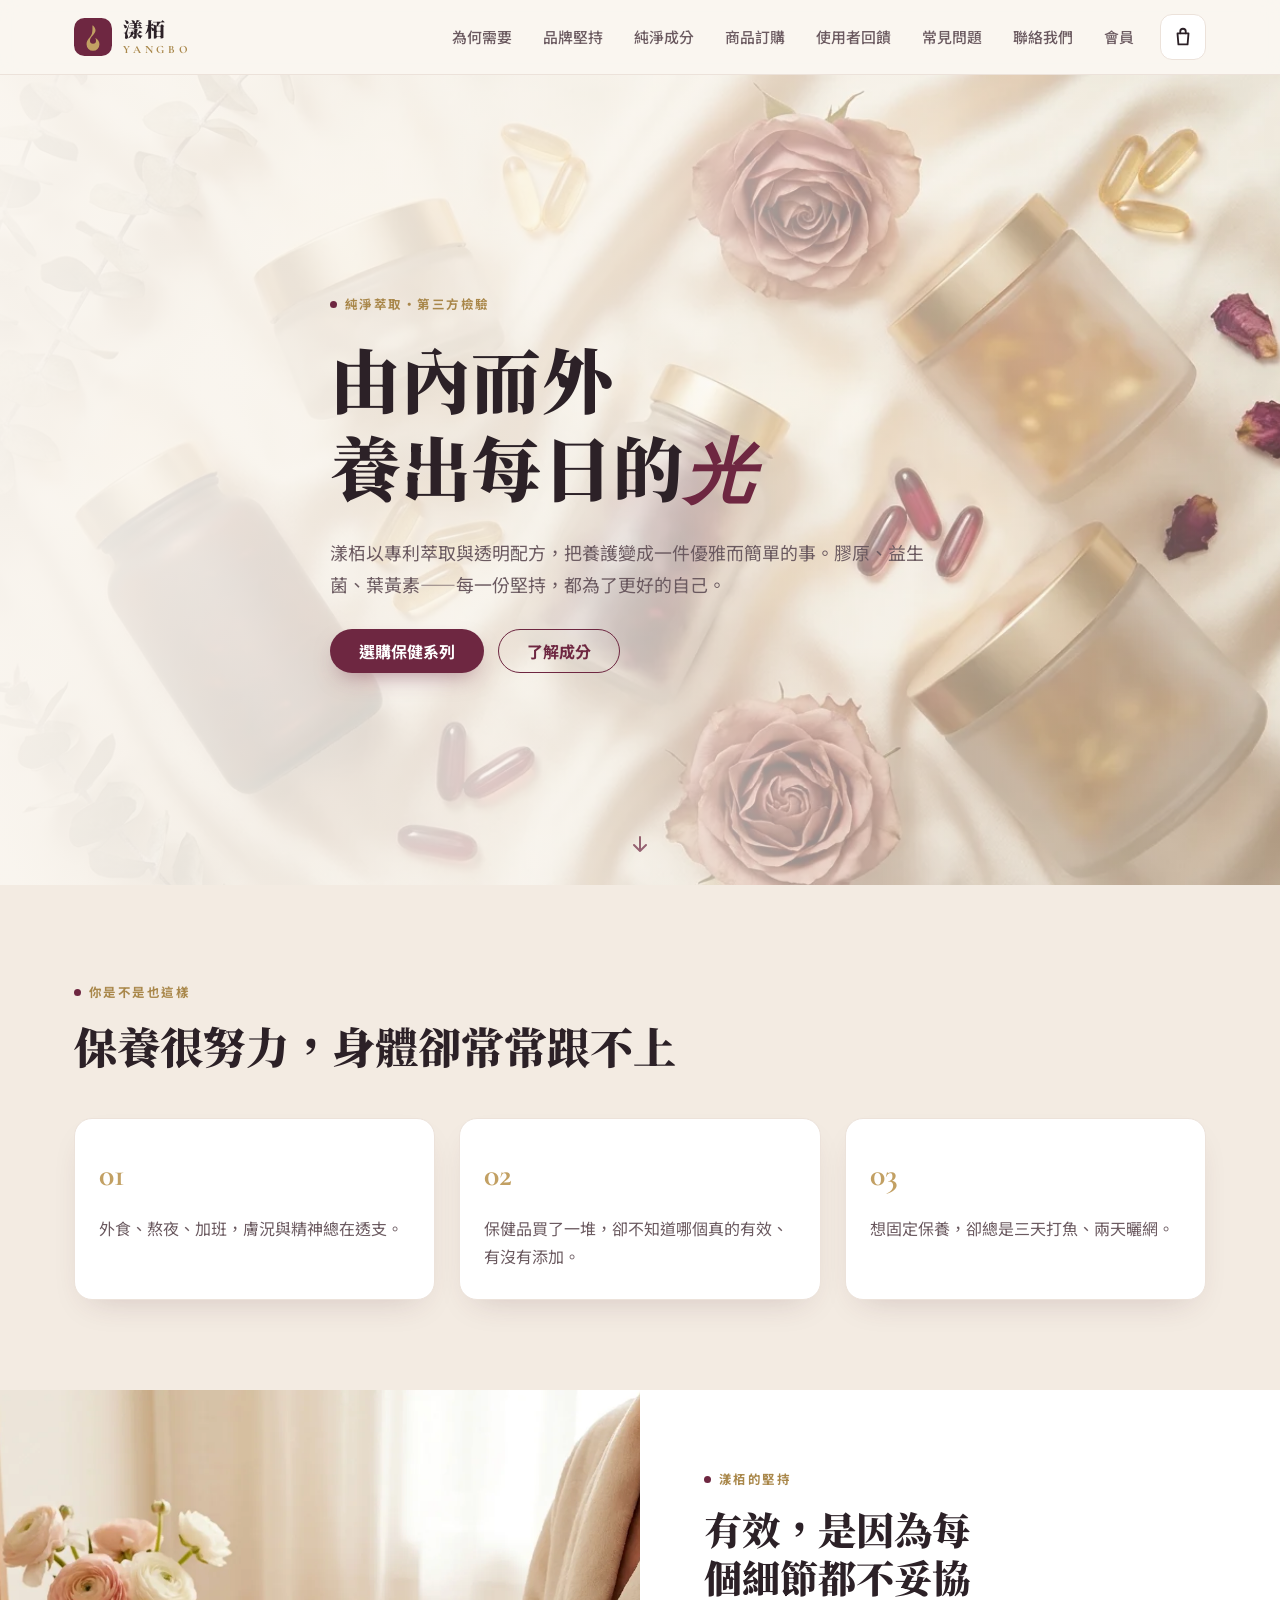
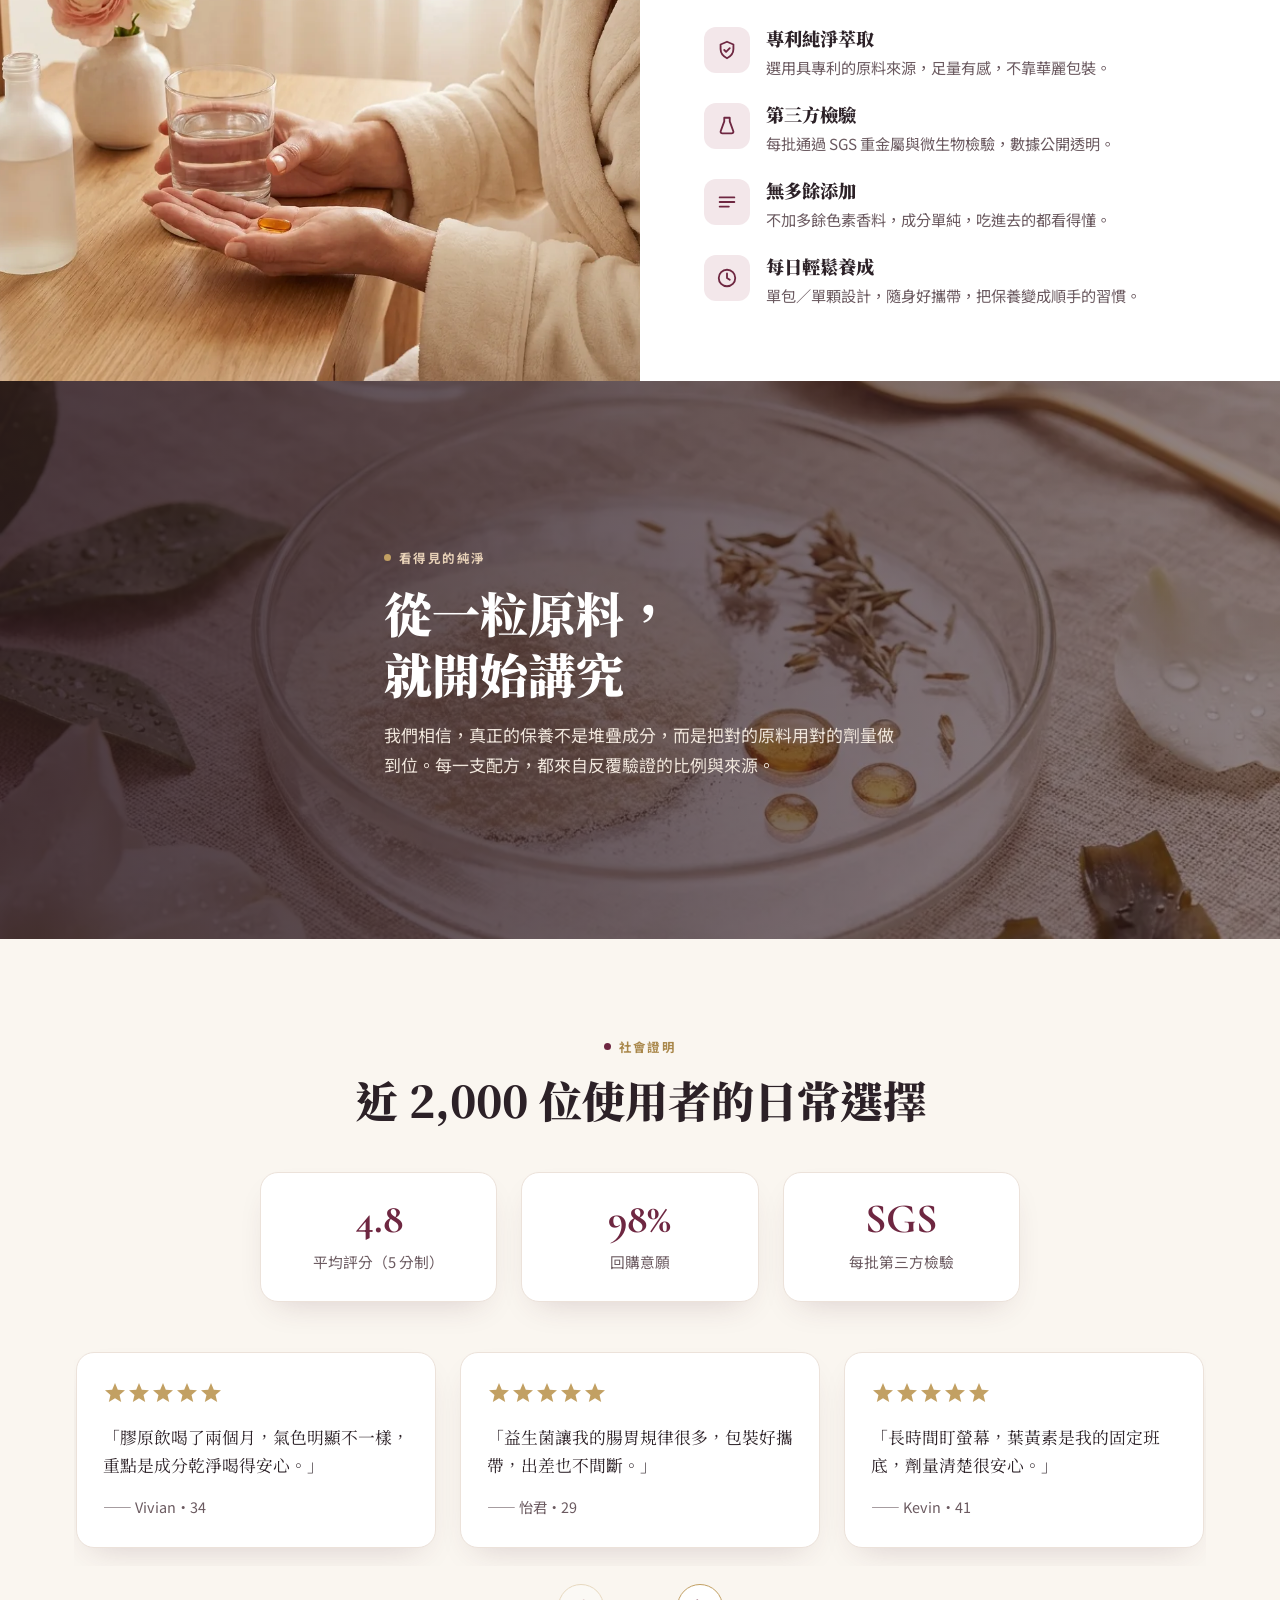
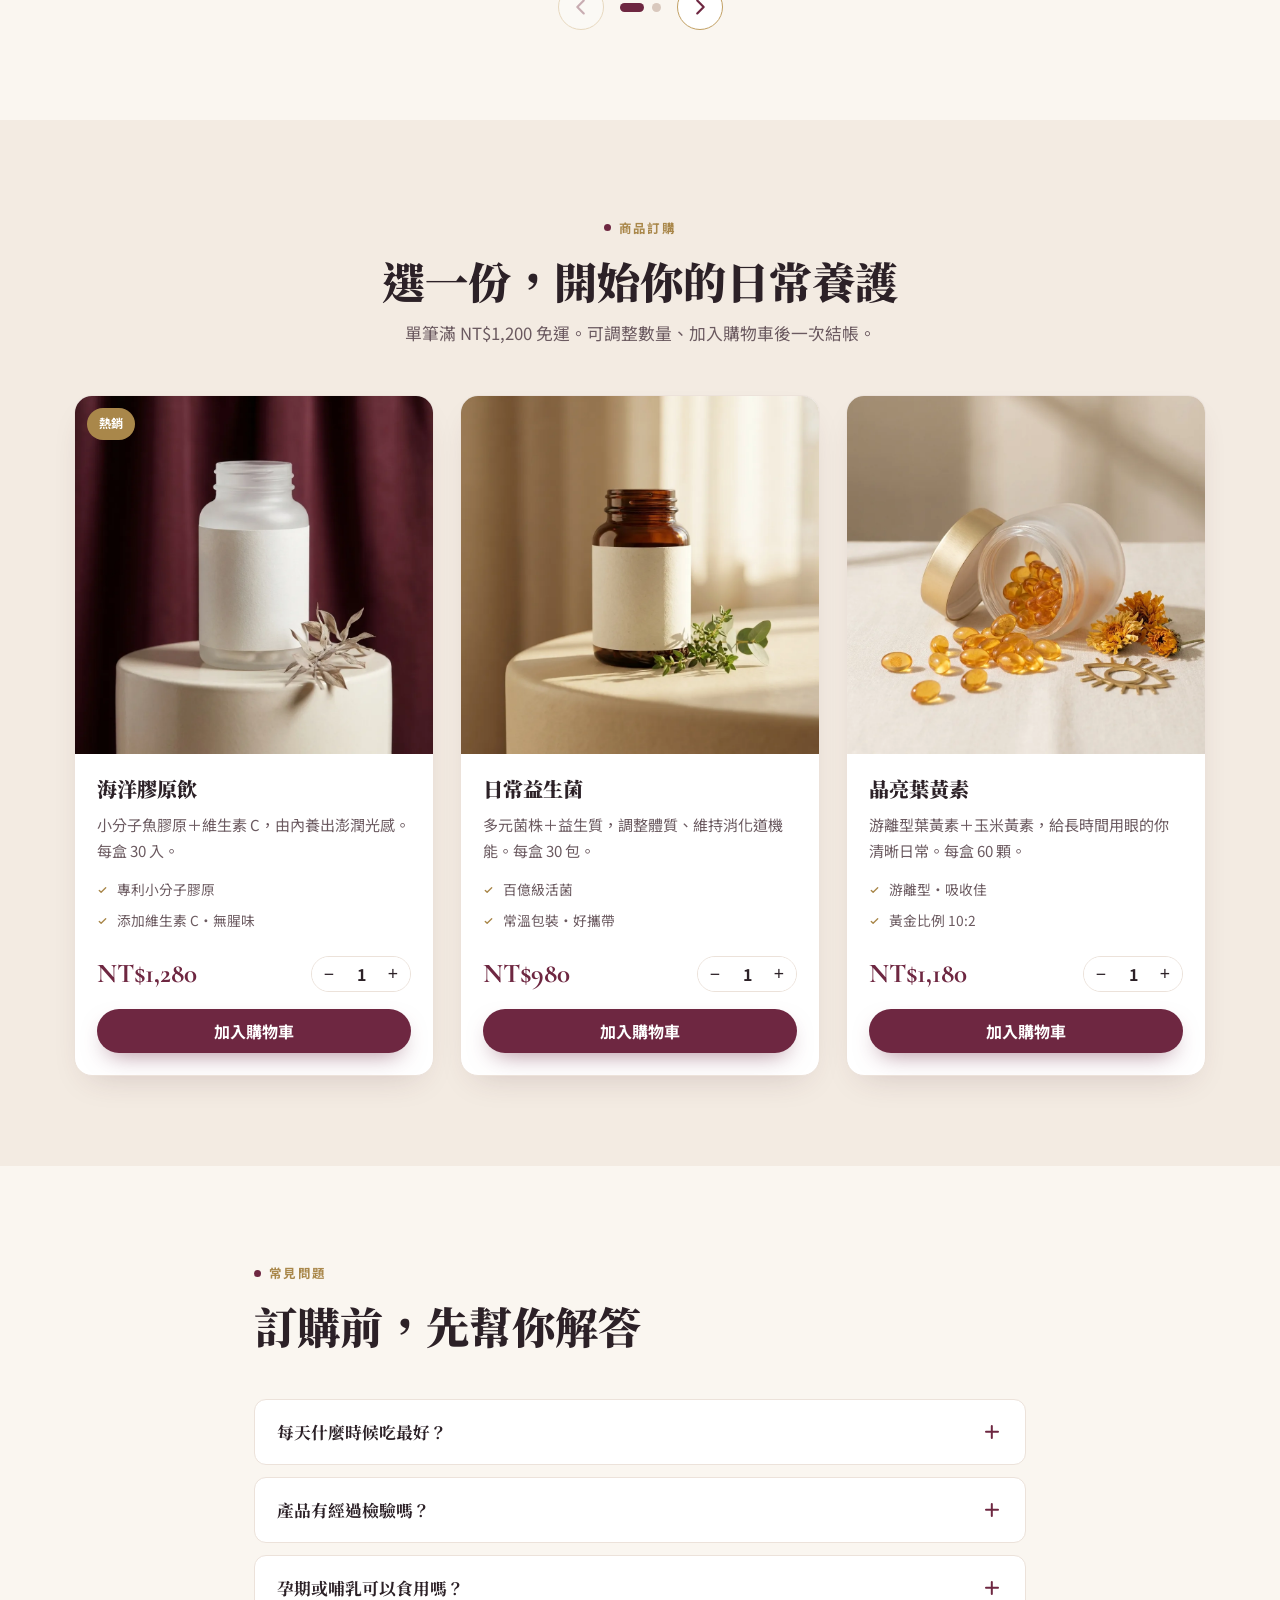
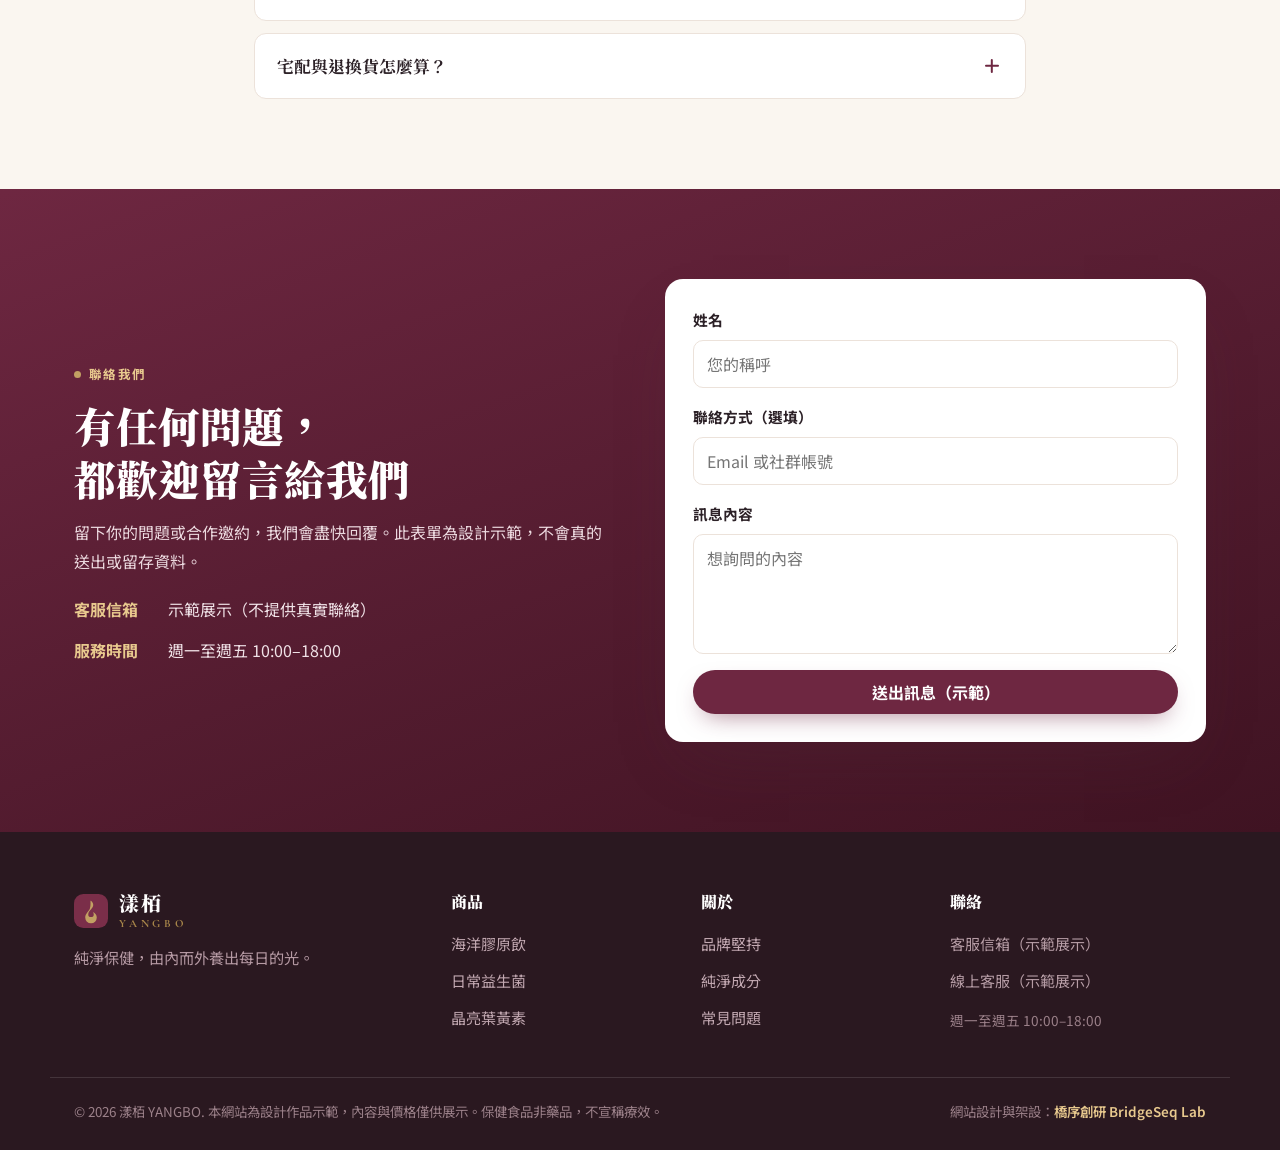
<file: index.html>
<!DOCTYPE html>
<html lang="zh-Hant">
<head>
<meta charset="UTF-8">
<meta name="viewport" content="width=device-width, initial-scale=1">
<title>漾栢 YANGBO｜由內而外的純淨保健・膠原・益生菌・葉黃素</title>
<meta name="description" content="漾栢 YANGBO 是台灣純淨保健品牌，主打海洋膠原、日常益生菌與晶亮葉黃素。專利萃取、第三方檢驗、無多餘添加，把養護變成每日的儀式。線上訂購、宅配到府。">
<meta name="keywords" content="保健食品,膠原蛋白,益生菌,葉黃素,養顏,保養,維他命,女性保健,台灣保健品牌">
<link rel="canonical" href="https://izzo24.github.io/suiyan/">
<meta property="og:type" content="website">
<meta property="og:locale" content="zh_TW">
<meta property="og:site_name" content="漾栢 YANGBO">
<meta property="og:title" content="漾栢 YANGBO｜由內而外的純淨保健">
<meta property="og:description" content="海洋膠原、日常益生菌、晶亮葉黃素。專利萃取、第三方檢驗、無多餘添加，養出每日的光。">
<meta property="og:url" content="https://izzo24.github.io/suiyan/">
<meta property="og:image" content="https://izzo24.github.io/suiyan/images/hero.webp">
<meta name="twitter:card" content="summary_large_image">
<meta name="theme-color" content="#6e2741">
<link rel="icon" href="data:image/svg+xml,%3Csvg xmlns='http://www.w3.org/2000/svg' viewBox='0 0 32 32'%3E%3Crect width='32' height='32' rx='8' fill='%236e2741'/%3E%3Cpath d='M16 7c4 4 2 7-0 9-2 2-3 3.5-3 6a3 3 0 006 0c0-1-.3-2-1-3 2.5 1 4 3.2 4 6a6 6 0 11-12 0c0-4.6 4-6.6 5-10 .4-1.3.5-2.6 1-8z' fill='%23c2a063'/%3E%3C/svg%3E">
<link rel="preconnect" href="https://fonts.googleapis.com">
<link rel="preconnect" href="https://fonts.gstatic.com" crossorigin>
<link href="https://fonts.googleapis.com/css2?family=Cormorant+Garamond:wght@500;600;700&family=Noto+Serif+TC:wght@500;600;700;900&family=Noto+Sans+TC:wght@400;500;700&display=swap" rel="stylesheet">
<link rel="stylesheet" href="./assets/style.css?v=2">
<script type="application/ld+json">
{
  "@context":"https://schema.org",
  "@graph":[
    {"@type":"Organization","@id":"https://izzo24.github.io/suiyan/#org","name":"漾栢 YANGBO","url":"https://izzo24.github.io/suiyan/","logo":"https://izzo24.github.io/suiyan/images/hero.webp","description":"台灣純淨保健品牌，膠原、益生菌、葉黃素。","areaServed":"TW"},
    {"@type":"WebSite","@id":"https://izzo24.github.io/suiyan/#web","url":"https://izzo24.github.io/suiyan/","name":"漾栢 YANGBO","inLanguage":"zh-Hant","publisher":{"@id":"https://izzo24.github.io/suiyan/#org"}},
    {"@type":"Product","name":"漾栢保健系列","image":"https://izzo24.github.io/suiyan/images/p-collagen.webp","description":"海洋膠原、日常益生菌、晶亮葉黃素，專利萃取、第三方檢驗。","brand":{"@id":"https://izzo24.github.io/suiyan/#org"},"offers":{"@type":"AggregateOffer","priceCurrency":"TWD","lowPrice":"980","highPrice":"1280","offerCount":"3","availability":"https://schema.org/InStock"},"aggregateRating":{"@type":"AggregateRating","ratingValue":"4.8","reviewCount":"1924"}},
    {"@type":"FAQPage","mainEntity":[
      {"@type":"Question","name":"每天什麼時候吃最好？","acceptedAnswer":{"@type":"Answer","text":"膠原與葉黃素建議隨餐或餐後食用、吸收較佳；益生菌建議空腹或睡前。可依個人作息固定時間養成習慣。"}},
      {"@type":"Question","name":"產品有經過檢驗嗎？","acceptedAnswer":{"@type":"Answer","text":"全系列通過第三方 SGS 重金屬與微生物檢驗，並採用具專利的原料來源，成分透明。"}},
      {"@type":"Question","name":"孕期或哺乳可以食用嗎？","acceptedAnswer":{"@type":"Answer","text":"保健食品非藥品，孕期、哺乳或有特殊疾病、服藥者，建議先諮詢醫師或藥師後再食用。"}},
      {"@type":"Question","name":"宅配與退換貨？","acceptedAnswer":{"@type":"Answer","text":"全台本島宅配，單筆滿 NT$1,200 免運。未拆封商品 7 天鑑賞期內可退換。"}}
    ]},
    {"@type":"BreadcrumbList","itemListElement":[
      {"@type":"ListItem","position":1,"name":"首頁","item":"https://izzo24.github.io/suiyan/"},
      {"@type":"ListItem","position":2,"name":"商品","item":"https://izzo24.github.io/suiyan/#shop"},
      {"@type":"ListItem","position":3,"name":"聯絡","item":"https://izzo24.github.io/suiyan/#contact"}
    ]}
  ]
}
</script>
</head>
<body data-currency="NT$" data-ship-free="1200" data-ship-fee="120" data-add-label="已加入購物車" data-cart-title="購物車">
<a class="skip" href="#main">跳至主要內容</a>

<header class="nav" id="top">
  <div class="wrap nav__in">
    <button class="burger" id="burger" aria-label="開啟選單" aria-expanded="false" aria-controls="menu"><span></span><span></span><span></span></button>
    <a class="brand" href="#top" aria-label="漾栢 YANGBO 首頁">
      <svg class="brand__mk" viewBox="0 0 40 40" width="38" height="38" aria-hidden="true"><rect width="40" height="40" rx="11" fill="#6e2741"/><path d="M20 8c4.5 4.4 2.4 7.6.2 9.8C18 20 16.8 21.6 16.8 24a3.2 3.2 0 006.4 0c0-1-.3-2-.9-2.9 2.7 1.1 4.5 3.6 4.5 6.6a6.8 6.8 0 11-13.6 0c0-5 4.4-7.2 5.6-11 .5-1.6.7-3.4.6-8.7z" fill="#c2a063"/></svg>
      <span class="brand__tx"><b>漾栢</b><i>YANGBO</i></span>
    </a>
    <nav class="menu" id="menu" aria-label="主選單">
      <a href="#problem">為何需要</a>
      <a href="#why">品牌堅持</a>
      <a href="#ingredient">純淨成分</a>
      <a href="#shop">商品訂購</a>
      <a href="#reviews">使用者回饋</a>
      <a href="#faq">常見問題</a>
      <a href="#contact">聯絡我們</a>
    <a href="./member.html">會員</a></nav>
  </div>
</header>

<main id="main">

  <!-- ① Hero 全圖 -->
  <section class="hero imgblock" id="hero">
    <div class="imgblock__bg"><img src="./images/hero.webp" alt="漾栢保健品平鋪於米色絲綢上，旁有乾燥花與膠囊" width="1376" height="768" fetchpriority="high"></div>
    <div class="wrap hero__in">
      <span class="eyebrow"><span class="dot"></span>純淨萃取・第三方檢驗</span>
      <h1>由內而外<br>養出每日的<span class="hl">光</span></h1>
      <p class="lede">漾栢以專利萃取與透明配方，把養護變成一件優雅而簡單的事。膠原、益生菌、葉黃素——每一份堅持，都為了更好的自己。</p>
      <div class="hero__cta">
        <a class="btn btn--cta" href="#shop">選購保健系列</a>
        <a class="btn btn--ghost" href="#ingredient">了解成分</a>
      </div>
    </div>
    <a class="scrollcue" href="#problem" aria-label="向下捲動"><svg viewBox="0 0 24 24" width="24" height="24" aria-hidden="true"><path d="M12 5v14M6 13l6 6 6-6" fill="none" stroke="currentColor" stroke-width="2" stroke-linecap="round" stroke-linejoin="round"/></svg></a>
  </section>

  <!-- ② 痛點 -->
  <section class="problem" id="problem">
    <div class="wrap problem__in">
      <header class="sec-head sec-head--left">
        <span class="eyebrow eyebrow--gold"><span class="dot"></span>你是不是也這樣</span>
        <h2>保養很努力，身體卻常常跟不上</h2>
      </header>
      <ul class="pains">
        <li><span class="pains__n">01</span><p>外食、熬夜、加班，膚況與精神總在透支。</p></li>
        <li><span class="pains__n">02</span><p>保健品買了一堆，卻不知道哪個真的有效、有沒有添加。</p></li>
        <li><span class="pains__n">03</span><p>想固定保養，卻總是三天打魚、兩天曬網。</p></li>
      </ul>
    </div>
  </section>

  <!-- ③ 解決方案 / 特色 -->
  <section class="why imgblock imgblock--split" id="why">
    <div class="imgblock__media"><img src="./images/lifestyle.webp" alt="清晨保養儀式，手持水杯與一顆膠囊" width="1200" height="896" loading="lazy"></div>
    <div class="why__copy">
      <span class="eyebrow eyebrow--gold"><span class="dot"></span>漾栢的堅持</span>
      <h2>有效，是因為每個細節都不妥協</h2>
      <div class="feats">
        <div class="feat"><span class="feat__ic"><svg viewBox="0 0 24 24" width="22" height="22" aria-hidden="true"><path d="M12 3l7 3v5c0 4.4-3 8-7 10-4-2-7-5.6-7-10V6l7-3z" fill="none" stroke="currentColor" stroke-width="2" stroke-linejoin="round"/><path d="M9 12l2 2 4-4" fill="none" stroke="currentColor" stroke-width="2" stroke-linecap="round" stroke-linejoin="round"/></svg></span><div><h3>專利純淨萃取</h3><p>選用具專利的原料來源，足量有感，不靠華麗包裝。</p></div></div>
        <div class="feat"><span class="feat__ic"><svg viewBox="0 0 24 24" width="22" height="22" aria-hidden="true"><path d="M9 3h6v4l4 11a2 2 0 01-2 2H7a2 2 0 01-2-2L9 7V3z" fill="none" stroke="currentColor" stroke-width="2" stroke-linejoin="round"/></svg></span><div><h3>第三方檢驗</h3><p>每批通過 SGS 重金屬與微生物檢驗，數據公開透明。</p></div></div>
        <div class="feat"><span class="feat__ic"><svg viewBox="0 0 24 24" width="22" height="22" aria-hidden="true"><path d="M4 7h16M4 12h16M4 17h10" stroke="currentColor" stroke-width="2" stroke-linecap="round"/></svg></span><div><h3>無多餘添加</h3><p>不加多餘色素香料，成分單純，吃進去的都看得懂。</p></div></div>
        <div class="feat"><span class="feat__ic"><svg viewBox="0 0 24 24" width="22" height="22" aria-hidden="true"><circle cx="12" cy="12" r="9" fill="none" stroke="currentColor" stroke-width="2"/><path d="M12 7v5l3 2" fill="none" stroke="currentColor" stroke-width="2" stroke-linecap="round" stroke-linejoin="round"/></svg></span><div><h3>每日輕鬆養成</h3><p>單包／單顆設計，隨身好攜帶，把保養變成順手的習慣。</p></div></div>
      </div>
    </div>
  </section>

  <!-- ⑤ 成分全圖 -->
  <section class="ingredient imgblock" id="ingredient">
    <div class="imgblock__bg imgblock__bg--dim"><img src="./images/ingredient.webp" alt="海洋膠原粉末與植萃成分特寫" width="1200" height="896" loading="lazy"></div>
    <div class="wrap ingredient__in">
      <span class="eyebrow eyebrow--w"><span class="dot"></span>看得見的純淨</span>
      <h2>從一粒原料，<br>就開始講究</h2>
      <p>我們相信，真正的保養不是堆疊成分，而是把對的原料用對的劑量做到位。每一支配方，都來自反覆驗證的比例與來源。</p>
    </div>
  </section>

  <!-- ④ 社會證明 -->
  <section class="proof" id="reviews">
    <div class="wrap">
      <header class="sec-head">
        <span class="eyebrow eyebrow--gold eyebrow--c"><span class="dot"></span>社會證明</span>
        <h2>近 2,000 位使用者的日常選擇</h2>
      </header>
      <div class="stats3">
        <div class="stat3"><b>4.8</b><span>平均評分（5 分制）</span></div>
        <div class="stat3"><b>98%</b><span>回購意願</span></div>
        <div class="stat3"><b>SGS</b><span>每批第三方檢驗</span></div>
      </div>
      <div class="rev-track" id="revTrack">
        <figure class="card rev"><div class="stars" data-rating="5" role="img" aria-label="五顆星"></div><blockquote>「膠原飲喝了兩個月，氣色明顯不一樣，重點是成分乾淨喝得安心。」</blockquote><figcaption>—— Vivian・34</figcaption></figure>
        <figure class="card rev"><div class="stars" data-rating="5" role="img" aria-label="五顆星"></div><blockquote>「益生菌讓我的腸胃規律很多，包裝好攜帶，出差也不間斷。」</blockquote><figcaption>—— 怡君・29</figcaption></figure>
        <figure class="card rev"><div class="stars" data-rating="5" role="img" aria-label="五顆星"></div><blockquote>「長時間盯螢幕，葉黃素是我的固定班底，劑量清楚很安心。」</blockquote><figcaption>—— Kevin・41</figcaption></figure>
        <figure class="card rev"><div class="stars" data-rating="4" role="img" aria-label="四顆星"></div><blockquote>「質感很好，回購很方便。希望之後有更多組合優惠。」</blockquote><figcaption>—— 雅婷・37</figcaption></figure>
      </div>
      <div class="rev-dots" id="revDots" aria-hidden="true"></div>
    </div>
  </section>

  <!-- 商品區 + 購物車 -->
  <section class="shop" id="shop">
    <div class="wrap">
      <header class="sec-head">
        <span class="eyebrow eyebrow--gold eyebrow--c"><span class="dot"></span>商品訂購</span>
        <h2>選一份，開始你的日常養護</h2>
        <p>單筆滿 NT$1,200 免運。可調整數量、加入購物車後一次結帳。</p>
      </header>
      <div class="shopgrid">
        <article class="shopcard">
          <div class="shopcard__img"><img src="./images/p-collagen.webp" alt="漾栢海洋膠原飲" width="600" height="600" loading="lazy"><span class="tag tag--gold">熱銷</span></div>
          <div class="shopcard__body">
            <h3>海洋膠原飲</h3>
            <p>小分子魚膠原＋維生素 C，由內養出澎潤光感。每盒 30 入。</p>
            <ul class="spec"><li>專利小分子膠原</li><li>添加維生素 C・無腥味</li></ul>
            <div class="shopcard__buy">
              <span class="price">NT$1,280</span>
              <div class="qtypick" aria-label="數量"><button class="qtypick__b" data-d="dec" type="button" aria-label="減少">−</button><span class="qtypick__n">1</span><button class="qtypick__b" data-d="inc" type="button" aria-label="增加">+</button></div>
            </div>
            <button class="btn btn--cta btn--block add" data-name="海洋膠原飲（30入）">加入購物車</button>
          </div>
        </article>
        <article class="shopcard">
          <div class="shopcard__img"><img src="./images/p-probiotic.webp" alt="漾栢日常益生菌" width="600" height="600" loading="lazy"></div>
          <div class="shopcard__body">
            <h3>日常益生菌</h3>
            <p>多元菌株＋益生質，調整體質、維持消化道機能。每盒 30 包。</p>
            <ul class="spec"><li>百億級活菌</li><li>常溫包裝・好攜帶</li></ul>
            <div class="shopcard__buy">
              <span class="price">NT$980</span>
              <div class="qtypick" aria-label="數量"><button class="qtypick__b" data-d="dec" type="button" aria-label="減少">−</button><span class="qtypick__n">1</span><button class="qtypick__b" data-d="inc" type="button" aria-label="增加">+</button></div>
            </div>
            <button class="btn btn--cta btn--block add" data-name="日常益生菌（30包）">加入購物車</button>
          </div>
        </article>
        <article class="shopcard">
          <div class="shopcard__img"><img src="./images/p-lutein.webp" alt="漾栢晶亮葉黃素" width="600" height="600" loading="lazy"></div>
          <div class="shopcard__body">
            <h3>晶亮葉黃素</h3>
            <p>游離型葉黃素＋玉米黃素，給長時間用眼的你清晰日常。每盒 60 顆。</p>
            <ul class="spec"><li>游離型・吸收佳</li><li>黃金比例 10:2</li></ul>
            <div class="shopcard__buy">
              <span class="price">NT$1,180</span>
              <div class="qtypick" aria-label="數量"><button class="qtypick__b" data-d="dec" type="button" aria-label="減少">−</button><span class="qtypick__n">1</span><button class="qtypick__b" data-d="inc" type="button" aria-label="增加">+</button></div>
            </div>
            <button class="btn btn--cta btn--block add" data-name="晶亮葉黃素（60顆）">加入購物車</button>
          </div>
        </article>
      </div>
    </div>
  </section>

  <!-- FAQ -->
  <section class="faq" id="faq">
    <div class="wrap faq__in">
      <header class="sec-head sec-head--left">
        <span class="eyebrow eyebrow--gold"><span class="dot"></span>常見問題</span>
        <h2>訂購前，先幫你解答</h2>
      </header>
      <div class="acc" id="acc">
        <div class="acc__item"><button class="acc__q" aria-expanded="false">每天什麼時候吃最好？<span class="acc__ic" aria-hidden="true"></span></button><div class="acc__a"><p>膠原與葉黃素建議隨餐或餐後食用、吸收較佳；益生菌建議空腹或睡前。可依個人作息固定時間養成習慣。</p></div></div>
        <div class="acc__item"><button class="acc__q" aria-expanded="false">產品有經過檢驗嗎？<span class="acc__ic" aria-hidden="true"></span></button><div class="acc__a"><p>全系列通過第三方 SGS 重金屬與微生物檢驗，並採用具專利的原料來源，成分透明。</p></div></div>
        <div class="acc__item"><button class="acc__q" aria-expanded="false">孕期或哺乳可以食用嗎？<span class="acc__ic" aria-hidden="true"></span></button><div class="acc__a"><p>保健食品非藥品，孕期、哺乳或有特殊疾病、服藥者，建議先諮詢醫師或藥師後再食用。</p></div></div>
        <div class="acc__item"><button class="acc__q" aria-expanded="false">宅配與退換貨怎麼算？<span class="acc__ic" aria-hidden="true"></span></button><div class="acc__a"><p>全台本島宅配，單筆滿 NT$1,200 免運。未拆封商品於 7 天鑑賞期內可退換（此為示範說明）。</p></div></div>
      </div>
    </div>
  </section>

  <!-- 聯絡 CTA + 表單 -->
  <section class="contact" id="contact">
    <div class="wrap contact__in">
      <div class="contact__copy">
        <span class="eyebrow eyebrow--gold"><span class="dot"></span>聯絡我們</span>
        <h2>有任何問題，<br>都歡迎留言給我們</h2>
        <p>留下你的問題或合作邀約，我們會盡快回覆。此表單為設計示範，不會真的送出或留存資料。</p>
        <ul class="contact__meta">
          <li><b>客服信箱</b><span>示範展示（不提供真實聯絡）</span></li>
          <li><b>服務時間</b><span>週一至週五 10:00–18:00</span></li>
        </ul>
      </div>
      <form class="contactform" id="contactForm" novalidate>
        <label class="cfield"><span>姓名</span><input type="text" name="name" placeholder="您的稱呼" autocomplete="off" required></label>
        <label class="cfield"><span>聯絡方式（選填）</span><input type="text" name="contact" placeholder="Email 或社群帳號" autocomplete="off"></label>
        <label class="cfield"><span>訊息內容</span><textarea name="msg" rows="4" placeholder="想詢問的內容"></textarea></label>
        <button type="submit" class="btn btn--cta btn--block">送出訊息（示範）</button>
      </form>
    </div>
  </section>

</main>

<footer class="foot">
  <div class="wrap foot__in">
    <div class="foot__brand">
      <a class="brand brand--foot" href="#top" aria-label="漾栢 YANGBO">
        <svg class="brand__mk" viewBox="0 0 40 40" width="34" height="34" aria-hidden="true"><rect width="40" height="40" rx="11" fill="#7a2e49"/><path d="M20 8c4.5 4.4 2.4 7.6.2 9.8C18 20 16.8 21.6 16.8 24a3.2 3.2 0 006.4 0c0-1-.3-2-.9-2.9 2.7 1.1 4.5 3.6 4.5 6.6a6.8 6.8 0 11-13.6 0c0-5 4.4-7.2 5.6-11 .5-1.6.7-3.4.6-8.7z" fill="#c2a063"/></svg>
        <span class="brand__tx"><b>漾栢</b><i>YANGBO</i></span>
      </a>
      <p>純淨保健，由內而外養出每日的光。</p>
    </div>
    <nav class="foot__col" aria-label="商品"><h4>商品</h4><a href="#shop">海洋膠原飲</a><a href="#shop">日常益生菌</a><a href="#shop">晶亮葉黃素</a></nav>
    <nav class="foot__col" aria-label="關於"><h4>關於</h4><a href="#why">品牌堅持</a><a href="#ingredient">純淨成分</a><a href="#faq">常見問題</a></nav>
    <div class="foot__col"><h4>聯絡</h4><span class="foot__static">客服信箱（示範展示）</span><span class="foot__static">線上客服（示範展示）</span><p class="foot__hours">週一至週五 10:00–18:00</p></div>
  </div>
  <div class="wrap foot__btm">
    <small>© 2026 漾栢 YANGBO. 本網站為設計作品示範，內容與價格僅供展示。保健食品非藥品，不宣稱療效。</small>
    <small class="foot__credit">網站設計與架設：<a href="https://bridgeseqlab.com" target="_blank" rel="noopener">橋序創研 BridgeSeq Lab</a></small>
  </div>
</footer>

<a class="floatcta" href="#shop" aria-label="前往選購">立即選購</a>
<button class="totop" id="totop" aria-label="回到頂端"><svg viewBox="0 0 24 24" width="22" height="22" aria-hidden="true"><path d="M12 19V6M6 12l6-6 6 6" fill="none" stroke="currentColor" stroke-width="2.2" stroke-linecap="round" stroke-linejoin="round"/></svg></button>
<div class="toast" id="toast" role="status" aria-live="polite"></div>
<script src="./assets/app.js" defer></script>
</body>
</html>
</file>
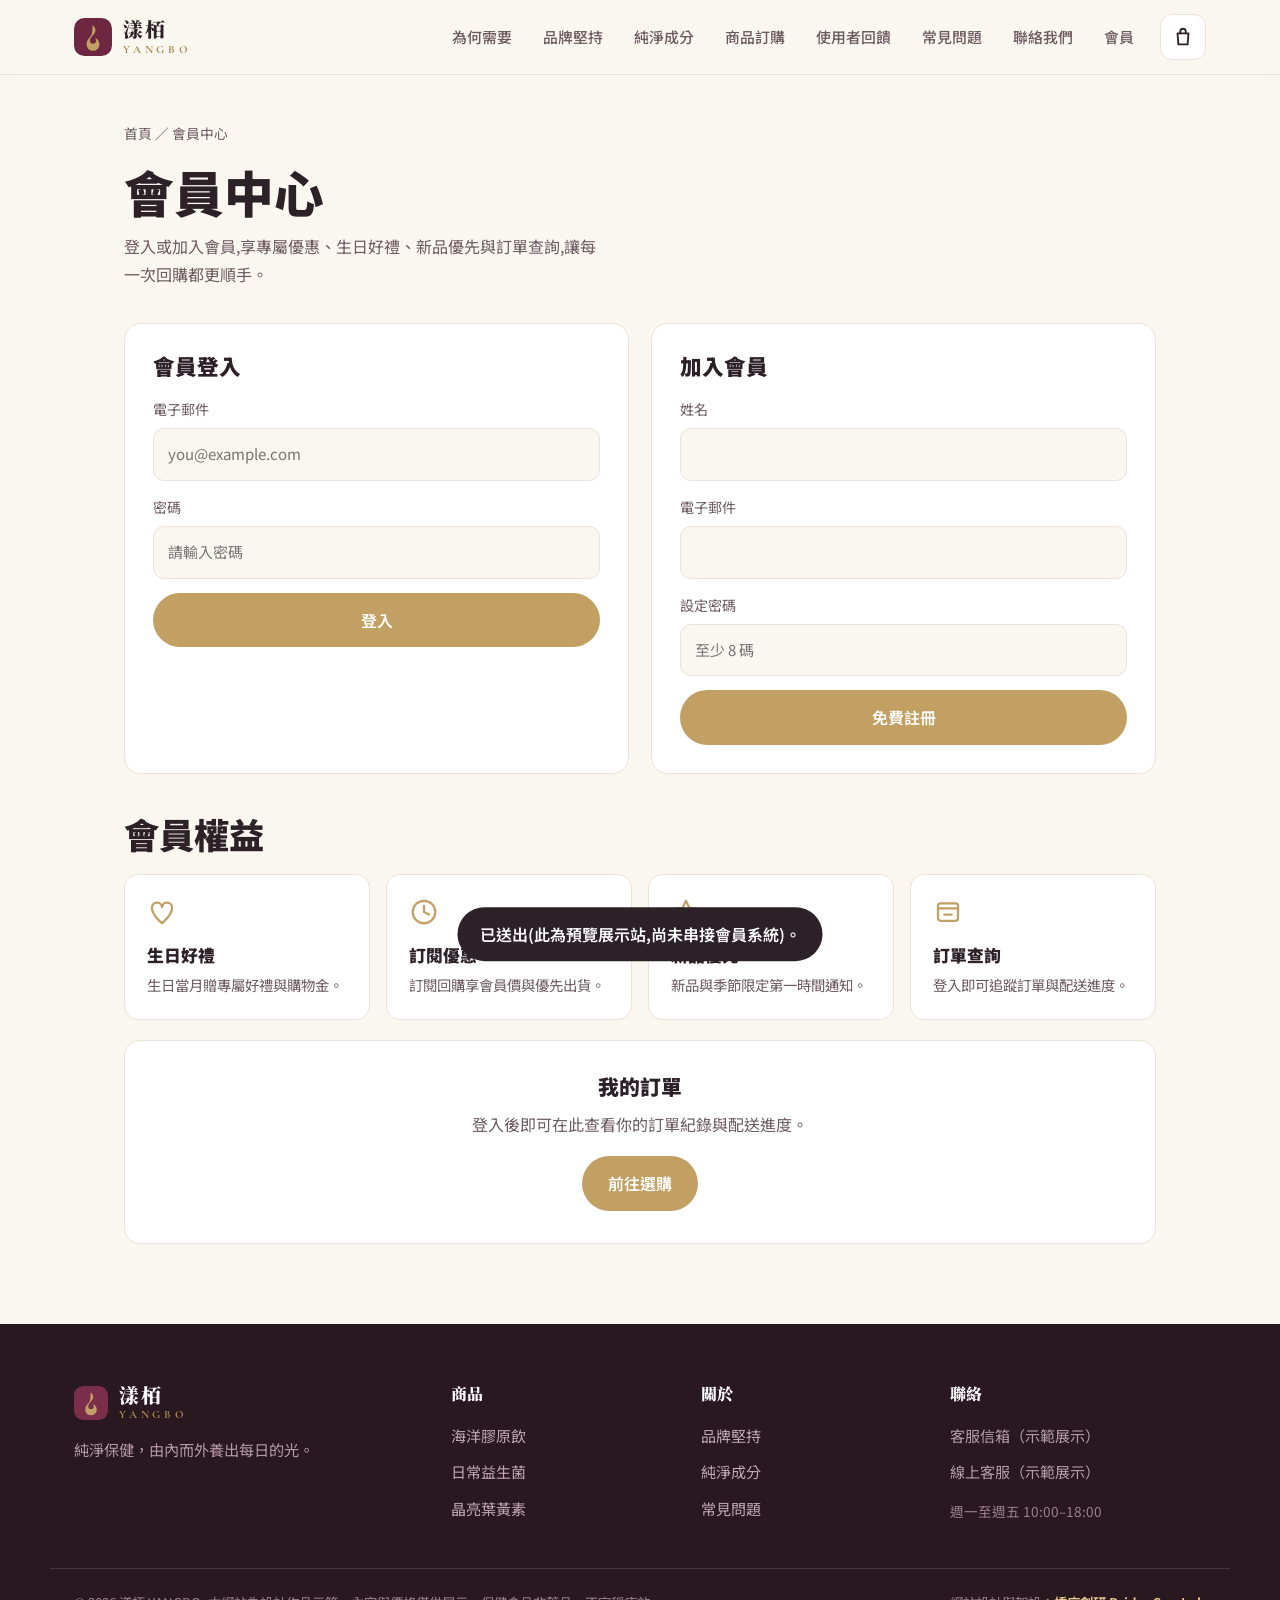
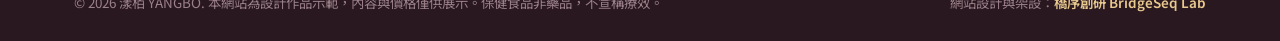
<file: member.html>
<!DOCTYPE html>
<html lang="zh-Hant">
<head>
<meta charset="UTF-8">
<meta name="viewport" content="width=device-width, initial-scale=1">
<title>會員中心｜登入・註冊與訂單查詢 — 漾栢 YANGBO</title>
<meta name="description" content="漾栢 YANGBO 會員中心:登入或加入會員,享專屬優惠、生日好禮、新品優先與訂單查詢,管理你的訂購紀錄。">
<meta name="keywords" content="保健食品,膠原蛋白,益生菌,葉黃素,養顏,保養,維他命,女性保健,台灣保健品牌">
<link rel="canonical" href="https://izzo24.github.io/suiyan/member.html">
<meta property="og:type" content="website">
<meta property="og:locale" content="zh_TW">
<meta property="og:site_name" content="漾栢 YANGBO">
<meta property="og:title" content="會員中心 — 漾栢 YANGBO">
<meta property="og:description" content="登入或加入會員,享專屬優惠與訂單查詢。">
<meta property="og:url" content="https://izzo24.github.io/suiyan/member.html">
<meta property="og:image" content="https://izzo24.github.io/suiyan/images/hero.webp">
<meta name="twitter:card" content="summary_large_image">
<meta name="theme-color" content="#6e2741">
<link rel="icon" href="data:image/svg+xml,%3Csvg xmlns='http://www.w3.org/2000/svg' viewBox='0 0 32 32'%3E%3Crect width='32' height='32' rx='8' fill='%236e2741'/%3E%3Cpath d='M16 7c4 4 2 7-0 9-2 2-3 3.5-3 6a3 3 0 006 0c0-1-.3-2-1-3 2.5 1 4 3.2 4 6a6 6 0 11-12 0c0-4.6 4-6.6 5-10 .4-1.3.5-2.6 1-8z' fill='%23c2a063'/%3E%3C/svg%3E">
<link rel="preconnect" href="https://fonts.googleapis.com">
<link rel="preconnect" href="https://fonts.gstatic.com" crossorigin>
<link href="https://fonts.googleapis.com/css2?family=Cormorant+Garamond:wght@500;600;700&family=Noto+Serif+TC:wght@500;600;700;900&family=Noto+Sans+TC:wght@400;500;700&display=swap" rel="stylesheet">
<link rel="stylesheet" href="./assets/style.css?v=2">
<script type="application/ld+json">{"@context":"https://schema.org","@graph":[{"@type":"BreadcrumbList","itemListElement":[{"@type":"ListItem","position":1,"name":"首頁","item":"https://izzo24.github.io/suiyan/"},{"@type":"ListItem","position":2,"name":"會員中心","item":"https://izzo24.github.io/suiyan/member.html"}]},{"@type":"WebPage","name":"會員中心 — 漾栢 YANGBO","url":"https://izzo24.github.io/suiyan/member.html","inLanguage":"zh-Hant"}]}</script>
<style>
:root{--mc-acc:var(--orange,var(--accent,var(--clay,var(--pink,var(--green,var(--gold,var(--rust,var(--brand,#c8772f))))))));--mc-ink:var(--ink,#23211e);--mc-mut:var(--ink-2,var(--muted,var(--grey,#6b675f)));--mc-bg:var(--panel,var(--card,var(--paper-2,var(--bg-alt,#fff))));--mc-line:var(--line,#e2ddd2)}
.mc{max-width:1080px;margin:0 auto;padding:46px 24px 80px;color:var(--mc-ink)}
.mc__crumb{font-size:.86rem;color:var(--mc-mut);margin-bottom:14px}.mc__crumb a{color:var(--mc-mut)}
.mc h1{font-size:clamp(2rem,5vw,3.1rem);margin:0 0 10px;font-family:var(--display,inherit)}
.mc__sub{color:var(--mc-mut);max-width:54ch;margin-bottom:34px}
.mc__grid{display:grid;grid-template-columns:1fr 1fr;gap:22px;margin-bottom:18px}
.mc__card{background:var(--mc-bg);border:1.5px solid var(--mc-line);border-radius:16px;padding:28px}
.mc__card h2{font-size:1.35rem;margin:0 0 18px;font-family:var(--display,inherit)}
.mc__card label{display:block;font-size:.88rem;margin-bottom:14px;color:var(--mc-mut)}
.mc__card input{display:block;width:100%;margin-top:6px;padding:12px 14px;border:1.5px solid var(--mc-line);border-radius:11px;background:var(--bg,#fff);font:inherit;font-size:15px;color:var(--mc-ink)}
.mc__card input:focus{outline:none;border-color:var(--mc-acc)}
.mc__btn{display:inline-flex;align-items:center;justify-content:center;gap:8px;background:var(--mc-acc);color:#fff;border:none;border-radius:999px;padding:13px 26px;font:inherit;font-weight:600;cursor:pointer;text-decoration:none}
.mc__btn--block{width:100%}
.mc__h2{font-size:clamp(1.5rem,4vw,2.2rem);margin:38px 0 18px;font-family:var(--display,inherit)}
.mc__bn{display:grid;grid-template-columns:repeat(4,1fr);gap:16px}
.mc__b{background:var(--mc-bg);border:1.5px solid var(--mc-line);border-radius:14px;padding:22px}
.mc__b svg{width:30px;height:30px;margin-bottom:10px;color:var(--mc-acc)}
.mc__b h3{font-size:1.05rem;margin:0 0 6px;font-family:var(--display,inherit)}
.mc__b p{font-size:.9rem;color:var(--mc-mut);margin:0}
.mc__orders{margin-top:20px;background:var(--mc-bg);border:1.5px solid var(--mc-line);border-radius:16px;padding:32px;text-align:center}
.mc__orders h2{font-size:1.3rem;margin:0 0 10px;font-family:var(--display,inherit)}.mc__orders p{color:var(--mc-mut);margin:0 0 18px}
.mc__toast{position:fixed;left:50%;bottom:26px;transform:translate(-50%,160%);background:var(--mc-ink);color:#fff;padding:13px 22px;border-radius:999px;font-weight:600;z-index:500;transition:transform .4s}
.mc__toast.show{transform:translate(-50%,0)}
@media(max-width:760px){.mc__grid{grid-template-columns:1fr}.mc__bn{grid-template-columns:1fr 1fr}}
@media(max-width:480px){.mc__bn{grid-template-columns:1fr}}
</style>
</head>
<body data-currency="NT$" data-ship-free="1200" data-ship-fee="120" data-add-label="已加入購物車" data-cart-title="購物車">
<a class="skip" href="./index.html#main">跳至主要內容</a>

<header class="nav" id="top">
  <div class="wrap nav__in">
    <button class="burger" id="burger" aria-label="開啟選單" aria-expanded="false" aria-controls="menu"><span></span><span></span><span></span></button>
    <a class="brand" href="./index.html#top" aria-label="漾栢 YANGBO 首頁">
      <svg class="brand__mk" viewBox="0 0 40 40" width="38" height="38" aria-hidden="true"><rect width="40" height="40" rx="11" fill="#6e2741"/><path d="M20 8c4.5 4.4 2.4 7.6.2 9.8C18 20 16.8 21.6 16.8 24a3.2 3.2 0 006.4 0c0-1-.3-2-.9-2.9 2.7 1.1 4.5 3.6 4.5 6.6a6.8 6.8 0 11-13.6 0c0-5 4.4-7.2 5.6-11 .5-1.6.7-3.4.6-8.7z" fill="#c2a063"/></svg>
      <span class="brand__tx"><b>漾栢</b><i>YANGBO</i></span>
    </a>
    <nav class="menu" id="menu" aria-label="主選單">
      <a href="./index.html#problem">為何需要</a>
      <a href="./index.html#why">品牌堅持</a>
      <a href="./index.html#ingredient">純淨成分</a>
      <a href="./index.html#shop">商品訂購</a>
      <a href="./index.html#reviews">使用者回饋</a>
      <a href="./index.html#faq">常見問題</a>
      <a href="./index.html#contact">聯絡我們</a>
    <a href="./member.html" aria-current="page">會員</a></nav>
  </div>
</header>

<main id="main">
<section class="mc">
  <p class="mc__crumb"><a href="./index.html">首頁</a> ／ 會員中心</p>
  <h1>會員中心</h1>
  <p class="mc__sub">登入或加入會員,享專屬優惠、生日好禮、新品優先與訂單查詢,讓每一次回購都更順手。</p>
  <div class="mc__grid">
    <div class="mc__card"><h2>會員登入</h2><form data-demo><label>電子郵件<input type="email" required autocomplete="email" placeholder="you@example.com"></label><label>密碼<input type="password" required autocomplete="current-password" placeholder="請輸入密碼"></label><button class="mc__btn mc__btn--block" type="submit">登入</button></form></div>
    <div class="mc__card"><h2>加入會員</h2><form data-demo><label>姓名<input type="text" required autocomplete="name"></label><label>電子郵件<input type="email" required autocomplete="email"></label><label>設定密碼<input type="password" required autocomplete="new-password" placeholder="至少 8 碼"></label><button class="mc__btn mc__btn--block" type="submit">免費註冊</button></form></div>
  </div>
  <h2 class="mc__h2">會員權益</h2>
  <div class="mc__bn">
    <div class="mc__b"><svg viewBox="0 0 24 24" fill="none" stroke="currentColor" stroke-width="1.8" stroke-linecap="round" stroke-linejoin="round"><path d="M12 21S4 14.5 4 9a4 4 0 0 1 8-1 4 4 0 0 1 8 1c0 5.5-8 12-8 12z"/></svg><h3>生日好禮</h3><p>生日當月贈專屬好禮與購物金。</p></div>
    <div class="mc__b"><svg viewBox="0 0 24 24" fill="none" stroke="currentColor" stroke-width="1.8" stroke-linecap="round" stroke-linejoin="round"><circle cx="12" cy="12" r="9"/><path d="M12 7v5l4 2"/></svg><h3>訂閱優惠</h3><p>訂閱回購享會員價與優先出貨。</p></div>
    <div class="mc__b"><svg viewBox="0 0 24 24" fill="none" stroke="currentColor" stroke-width="1.8" stroke-linecap="round" stroke-linejoin="round"><path d="M12 3l2.6 5.6 6 .7-4.4 4.2 1.1 6L12 16.8 6.7 19.5l1.1-6L3.4 9.3l6-.7z"/></svg><h3>新品優先</h3><p>新品與季節限定第一時間通知。</p></div>
    <div class="mc__b"><svg viewBox="0 0 24 24" fill="none" stroke="currentColor" stroke-width="1.8" stroke-linecap="round" stroke-linejoin="round"><rect x="4" y="5" width="16" height="14" rx="2"/><path d="M4 9h16M9 14h6"/></svg><h3>訂單查詢</h3><p>登入即可追蹤訂單與配送進度。</p></div>
  </div>
  <div class="mc__orders"><h2>我的訂單</h2><p>登入後即可在此查看你的訂單紀錄與配送進度。</p><a class="mc__btn" href="./index.html#shop">前往選購</a></div>
</section>
</main>
<div class="mc__toast" id="mcToast" role="status" aria-live="polite">已送出(此為預覽展示站,尚未串接會員系統)。</div>

<footer class="foot">
  <div class="wrap foot__in">
    <div class="foot__brand">
      <a class="brand brand--foot" href="./index.html#top" aria-label="漾栢 YANGBO">
        <svg class="brand__mk" viewBox="0 0 40 40" width="34" height="34" aria-hidden="true"><rect width="40" height="40" rx="11" fill="#7a2e49"/><path d="M20 8c4.5 4.4 2.4 7.6.2 9.8C18 20 16.8 21.6 16.8 24a3.2 3.2 0 006.4 0c0-1-.3-2-.9-2.9 2.7 1.1 4.5 3.6 4.5 6.6a6.8 6.8 0 11-13.6 0c0-5 4.4-7.2 5.6-11 .5-1.6.7-3.4.6-8.7z" fill="#c2a063"/></svg>
        <span class="brand__tx"><b>漾栢</b><i>YANGBO</i></span>
      </a>
      <p>純淨保健，由內而外養出每日的光。</p>
    </div>
    <nav class="foot__col" aria-label="商品"><h4>商品</h4><a href="./index.html#shop">海洋膠原飲</a><a href="./index.html#shop">日常益生菌</a><a href="./index.html#shop">晶亮葉黃素</a></nav>
    <nav class="foot__col" aria-label="關於"><h4>關於</h4><a href="./index.html#why">品牌堅持</a><a href="./index.html#ingredient">純淨成分</a><a href="./index.html#faq">常見問題</a></nav>
    <div class="foot__col"><h4>聯絡</h4><span class="foot__static">客服信箱（示範展示）</span><span class="foot__static">線上客服（示範展示）</span><p class="foot__hours">週一至週五 10:00–18:00</p></div>
  </div>
  <div class="wrap foot__btm">
    <small>© 2026 漾栢 YANGBO. 本網站為設計作品示範，內容與價格僅供展示。保健食品非藥品，不宣稱療效。</small>
    <small class="foot__credit">網站設計與架設：<a href="https://bridgeseqlab.com" target="_blank" rel="noopener">橋序創研 BridgeSeq Lab</a></small>
  </div>
</footer>

<a class="floatcta" href="./index.html#shop" aria-label="前往選購">立即選購</a>
<button class="totop" id="totop" aria-label="回到頂端"><svg viewBox="0 0 24 24" width="22" height="22" aria-hidden="true"><path d="M12 19V6M6 12l6-6 6 6" fill="none" stroke="currentColor" stroke-width="2.2" stroke-linecap="round" stroke-linejoin="round"/></svg></button>
<div class="toast" id="toast" role="status" aria-live="polite"></div>
<script src="./assets/app.js" defer></script>
<script>document.addEventListener("DOMContentLoaded",function(){var t=document.getElementById("mcToast");document.querySelectorAll("form[data-demo]").forEach(function(f){f.addEventListener("submit",function(e){e.preventDefault();if(t){t.classList.add("show");clearTimeout(t._t);t._t=setTimeout(function(){t.classList.remove("show");},3200);}f.reset();});});});</script>
</body>
</html>
</file>
<file: assets/style.css>
:root{
  --bg:oklch(0.975 0.009 78.28); --ink:oklch(0.263 0.0198 344.61); --ink-2:oklch(0.486 0.0239 354.77); --wine:oklch(0.386 0.1042 0.48); --wine-d:oklch(0.313 0.0841 358.96);
  --rose:oklch(0.696 0.0775 19.21); --gold:oklch(0.723 0.0888 81.22); --gold-d:oklch(0.642 0.0895 80.69); --line:oklch(0.918 0.0154 61.33); --panel:oklch(1 0 0); --cream-2:oklch(0.944 0.0148 70.88);
  --r:18px; --r-sm:12px; --maxw:1180px;
  --shadow:0 14px 34px -16px oklch(0.335 0.0627 357.17 / 0.22); --shadow-lg:0 28px 64px -26px oklch(0.335 0.0627 357.17 / 0.34);
  --serif:"Noto Serif TC",serif; --cor:"Cormorant Garamond",serif; --tc:"Noto Sans TC",system-ui,sans-serif;
  --c-accent:oklch(0.386 0.1042 0.48); --c-accent2:oklch(0.642 0.0895 80.69); --c-ink:oklch(0.263 0.0198 344.61); --c-muted:oklch(0.486 0.0239 354.77); --c-panel:oklch(1 0 0); --c-soft:oklch(0.975 0.009 78.28); --c-line:oklch(0.918 0.0154 61.33); --c-onacc:oklch(1 0 0);
}
*{box-sizing:border-box;margin:0;padding:0}
html{scroll-behavior:smooth;-webkit-text-size-adjust:100%}
body{font-family:var(--tc);color:var(--ink);background:var(--bg);line-height:1.78;overflow-x:hidden}
img{max-width:100%;height:auto;display:block}
a{color:inherit;text-decoration:none}
h1,h2,h3,h4{line-height:1.26;text-wrap:balance;font-family:var(--serif);font-weight:900}
p{text-wrap:pretty}
.wrap{width:100%;max-width:var(--maxw);margin:0 auto;padding:0 24px}
.skip{position:absolute;left:-999px;top:0;background:var(--wine);color:oklch(1 0 0);padding:10px 16px;border-radius:0 0 10px 0;z-index:300}
.skip:focus{left:0}

.btn{display:inline-flex;align-items:center;justify-content:center;gap:8px;font-family:var(--tc);font-weight:700;font-size:1rem;padding:13px 28px;border-radius:999px;border:1.5px solid transparent;cursor:pointer;transition:.22s ease;white-space:nowrap;line-height:1}
.btn--cta{background:var(--wine);color:oklch(1 0 0);box-shadow:0 10px 24px -10px oklch(0.386 0.1042 0.48 / 0.6)}
.btn--cta:hover{background:var(--wine-d);transform:translateY(-2px)}
.btn--ghost{background:transparent;color:var(--wine);border-color:var(--wine)}
.btn--ghost:hover{background:var(--wine);color:oklch(1 0 0)}
.btn--block{width:100%}

.eyebrow{display:inline-flex;align-items:center;gap:8px;font-family:var(--tc);font-weight:700;font-size:.78rem;letter-spacing:.2em;color:var(--gold-d)}
.eyebrow .dot{width:7px;height:7px;border-radius:50%;background:var(--wine);display:inline-block}
.eyebrow--gold{color:var(--gold-d)}.eyebrow--w{color:oklch(0.875 0.0426 71.86)}.eyebrow--w .dot{background:var(--gold)}
.eyebrow--c{justify-content:center}
.sec-head{max-width:680px;margin:0 auto 46px;text-align:center}
.sec-head--left{text-align:left;margin-left:0}
.sec-head h2{font-size:clamp(1.8rem,3.8vw,2.7rem);margin:14px 0 12px}
.sec-head p{color:var(--ink-2);font-size:1.05rem}

.nav{position:sticky;top:0;z-index:100;background:oklch(0.975 0.009 78.28 / 0.86);backdrop-filter:blur(12px);border-bottom:1px solid var(--line)}
.nav__in{display:flex;align-items:center;gap:18px;height:74px}
.brand{display:flex;align-items:center;gap:11px}
.brand__tx{display:flex;flex-direction:column;line-height:1.1;gap:4px}
.brand__tx b{font-family:var(--serif);font-size:1.24rem;font-weight:900;letter-spacing:.08em;color:var(--ink)}
.brand__tx i{font-family:var(--cor);font-style:normal;font-weight:700;font-size:.7rem;letter-spacing:.34em;color:var(--gold-d)}
.menu{display:flex;gap:2px;margin-left:auto}
.menu a{font-size:.93rem;font-weight:500;color:var(--ink-2);padding:8px 11px;border-radius:8px;transition:.18s}
.menu a:hover{color:var(--wine);background:oklch(0.934 0.0153 61.34)}
.nav__cta{margin-left:6px}
.burger{display:none;flex-direction:column;gap:5px;width:46px;height:46px;border:1px solid var(--line);border-radius:12px;background:oklch(1 0 0);cursor:pointer;align-items:center;justify-content:center}
.burger span{width:22px;height:2.4px;background:var(--wine);border-radius:2px;transition:.25s}
.burger[aria-expanded="true"] span:nth-child(1){transform:translateY(7.4px) rotate(45deg)}
.burger[aria-expanded="true"] span:nth-child(2){opacity:0}
.burger[aria-expanded="true"] span:nth-child(3){transform:translateY(-7.4px) rotate(-45deg)}

section{padding:90px 0}

/* image blocks */
.imgblock{position:relative}
.imgblock__bg{position:absolute;inset:0;z-index:0}
.imgblock__bg img{width:100%;height:100%;object-fit:cover}
.imgblock__bg--dim::after{content:"";position:absolute;inset:0;background:linear-gradient(90deg,oklch(0.223 0.0366 349.12 / 0.82),oklch(0.223 0.0366 349.12 / 0.5))}

/* hero */
.hero{min-height:90vh;display:flex;align-items:center;overflow:hidden}
.hero .imgblock__bg::after{content:"";position:absolute;inset:0;background:linear-gradient(90deg,oklch(0.975 0.009 78.28 / 0.96) 0%,oklch(0.975 0.009 78.28 / 0.8) 40%,oklch(0.975 0.009 78.28 / 0.25) 100%)}
.hero__in{position:relative;z-index:2;max-width:620px;padding:90px 0}
.hero h1{font-size:clamp(2.6rem,6vw,4.4rem);margin:18px 0 18px;letter-spacing:.01em}
.hero h1 .hl{color:var(--wine);font-style:italic;font-family:var(--cor)}
.lede{font-size:1.12rem;color:var(--ink-2);max-width:34em}
.hero__cta{display:flex;gap:14px;margin-top:28px;flex-wrap:wrap}
.scrollcue{position:absolute;left:50%;bottom:22px;transform:translateX(-50%);color:var(--wine);z-index:2;opacity:.7;animation:bob 1.8s ease-in-out infinite}
@keyframes bob{0%,100%{transform:translate(-50%,0)}50%{transform:translate(-50%,7px)}}

/* problem */
.problem{background:var(--cream-2)}
.pains{list-style:none;display:grid;grid-template-columns:repeat(3,1fr);gap:24px;margin-top:8px}
.pains li{background:var(--panel);border:1px solid var(--line);border-radius:var(--r);padding:28px 24px;box-shadow:var(--shadow)}
.pains__n{font-family:var(--cor);font-size:2rem;font-weight:700;color:var(--gold)}
.pains p{margin-top:10px;color:var(--ink-2)}

/* why split */
.imgblock--split{display:grid;grid-template-columns:1fr 1fr;gap:0;align-items:stretch;padding:0;background:var(--panel)}
.imgblock--split .imgblock__media{min-height:100%}
.imgblock--split .imgblock__media img{width:100%;height:100%;object-fit:cover;min-height:420px}
.why__copy{padding:72px clamp(24px,5vw,72px)}
.why__copy h2{font-size:clamp(1.7rem,3.2vw,2.4rem);margin:14px 0 26px}
.feats{display:flex;flex-direction:column;gap:22px}
.feat{display:flex;gap:16px;align-items:flex-start}
.feat__ic{flex:none;width:46px;height:46px;border-radius:12px;background:oklch(0.938 0.0136 0.27);color:var(--wine);display:flex;align-items:center;justify-content:center}
.feat h3{font-size:1.14rem;margin-bottom:4px}
.feat p{color:var(--ink-2);font-size:.95rem}

/* ingredient full image */
.ingredient{min-height:62vh;display:flex;align-items:center;overflow:hidden;color:oklch(1 0 0)}
.ingredient__in{position:relative;z-index:2;max-width:560px}
.ingredient h2{font-size:clamp(1.9rem,4vw,3rem);color:oklch(1 0 0);margin:14px 0 16px}
.ingredient p{color:oklch(0.93 0.0173 67.61);font-size:1.06rem}

/* proof */
.proof{background:var(--bg)}
.stats3{display:grid;grid-template-columns:repeat(3,1fr);gap:24px;max-width:760px;margin:0 auto 44px}
.stat3{text-align:center;background:var(--panel);border:1px solid var(--line);border-radius:var(--r);padding:26px 18px;box-shadow:var(--shadow)}
.stat3 b{display:block;font-family:var(--cor);font-size:2.6rem;font-weight:700;color:var(--wine);line-height:1}
.stat3 span{display:block;margin-top:8px;color:var(--ink-2);font-size:.92rem}
.rev-track{display:flex;gap:24px;overflow-x:auto;scroll-snap-type:none;padding:6px 2px 18px;-webkit-overflow-scrolling:touch;scrollbar-width:none}
.rev-track::-webkit-scrollbar{display:none}
.card{background:var(--panel);border:1px solid var(--line);border-radius:var(--r);box-shadow:var(--shadow)}
.rev{flex:0 0 360px;max-width:88vw;scroll-snap-align:center;padding:28px 26px}
.rev blockquote{font-family:var(--serif);font-size:1.05rem;color:var(--ink);margin-bottom:14px;line-height:1.7}
.rev figcaption{color:var(--ink-2);font-size:.9rem}
.rev-dots{display:flex;gap:8px;justify-content:center;margin-top:18px}
.rev-dots button{width:9px;height:9px;border-radius:50%;border:none;background:oklch(0.844 0.0244 55.21);cursor:pointer;transition:.2s;padding:0}
.rev-dots button[aria-current="true"]{background:var(--wine);width:24px;border-radius:999px}

/* shop */
.shop{background:var(--cream-2)}
.shopgrid{display:grid;grid-template-columns:repeat(3,1fr);gap:26px}
.shopcard{background:var(--panel);border:1px solid var(--line);border-radius:var(--r);overflow:hidden;box-shadow:var(--shadow);display:flex;flex-direction:column;transition:.25s}
.shopcard:hover{transform:translateY(-4px);box-shadow:var(--shadow-lg)}
.shopcard__img{position:relative;aspect-ratio:1/1;overflow:hidden;background:oklch(0.934 0.0153 61.34)}
.shopcard__img img{width:100%;height:100%;object-fit:cover;transition:.5s}
.shopcard:hover .shopcard__img img{transform:scale(1.05)}
.tag{position:absolute;top:12px;left:12px;background:var(--wine);color:oklch(1 0 0);font-size:.76rem;font-weight:700;padding:5px 12px;border-radius:999px}
.tag--gold{background:var(--gold-d)}
.shopcard__body{padding:22px;display:flex;flex-direction:column;gap:10px;flex:1}
.shopcard__body h3{font-size:1.26rem}
.shopcard__body>p{color:var(--ink-2);font-size:.94rem}
.spec{list-style:none;display:flex;flex-direction:column;gap:6px;margin:2px 0}
.spec li{position:relative;padding-left:20px;font-size:.86rem;color:var(--ink-2)}
.spec li::before{content:"";position:absolute;left:0;top:8px;width:11px;height:11px;border-radius:50%;background-image:url("data:image/svg+xml,%3Csvg xmlns='http://www.w3.org/2000/svg' viewBox='0 0 24 24'%3E%3Cpath d='M5 12l4 4 10-10' fill='none' stroke='%23a9874a' stroke-width='3' stroke-linecap='round' stroke-linejoin='round'/%3E%3C/svg%3E");background-size:11px;background-repeat:no-repeat}
.shopcard__buy{display:flex;align-items:center;justify-content:space-between;gap:12px;margin-top:auto;padding-top:6px}
.price{font-family:var(--cor);font-size:1.7rem;font-weight:700;color:var(--wine);white-space:nowrap}
.qtypick{display:inline-flex;align-items:center;border:1px solid var(--line);border-radius:999px;overflow:hidden}
.qtypick__b{width:34px;height:34px;border:none;background:var(--panel);color:var(--ink);font-size:1.1rem;cursor:pointer;line-height:1}
.qtypick__b:hover{background:var(--wine);color:oklch(1 0 0)}
.qtypick__n{min-width:30px;text-align:center;font-weight:700}

/* faq */
.faq{background:var(--bg)}
.faq__in{max-width:820px;margin:0 auto}
.acc{margin-top:26px;display:flex;flex-direction:column;gap:12px}
.acc__item{border:1px solid var(--line);border-radius:var(--r-sm);overflow:hidden;background:var(--panel)}
.acc__q{width:100%;text-align:left;background:none;border:none;padding:20px 22px;font-family:var(--serif);font-size:1.05rem;font-weight:700;color:var(--ink);cursor:pointer;display:flex;justify-content:space-between;align-items:center;gap:16px}
.acc__ic{flex:none;width:22px;height:22px;position:relative}
.acc__ic::before,.acc__ic::after{content:"";position:absolute;background:var(--wine);border-radius:2px;left:50%;top:50%}
.acc__ic::before{width:14px;height:2.4px;transform:translate(-50%,-50%)}
.acc__ic::after{width:2.4px;height:14px;transform:translate(-50%,-50%);transition:.25s}
.acc__q[aria-expanded="true"] .acc__ic::after{transform:translate(-50%,-50%) rotate(90deg);opacity:0}
.acc__a{max-height:0;overflow:hidden;transition:max-height .3s ease}
.acc__a p{padding:0 22px 20px;color:var(--ink-2)}

/* contact */
.contact{background:linear-gradient(160deg,var(--wine),oklch(0.263 0.0706 2.05));color:oklch(1 0 0)}
.contact__in{display:grid;grid-template-columns:1fr 1fr;gap:50px;align-items:center}
.contact__copy h2{font-size:clamp(1.8rem,3.6vw,2.6rem);color:oklch(1 0 0);margin:14px 0 14px}
.contact__copy>p{color:oklch(0.902 0.0224 356.37);margin-bottom:20px}
.contact .eyebrow{color:oklch(0.849 0.0836 83.09)}.contact .eyebrow .dot{background:var(--gold)}
.contact__meta{list-style:none;display:flex;flex-direction:column;gap:12px}
.contact__meta li{display:flex;gap:14px}
.contact__meta b{color:oklch(0.849 0.0836 83.09);min-width:80px}
.contact__meta span{color:oklch(0.925 0.0166 353.65)}
.contactform{background:var(--panel);border-radius:var(--r);padding:28px;display:flex;flex-direction:column;gap:16px;box-shadow:var(--shadow-lg)}
.cfield{display:flex;flex-direction:column;gap:7px}
.cfield span{font-weight:700;color:var(--ink);font-size:.92rem}
.cfield input,.cfield textarea{width:100%;border:1px solid var(--line);border-radius:10px;padding:11px 13px;font-family:inherit;font-size:1rem;background:oklch(1 0 0);color:var(--ink)}
.cfield input.err{border-color:oklch(0.593 0.1698 23.86)}
.cfield input:focus,.cfield textarea:focus{outline:2px solid var(--wine);outline-offset:1px;border-color:transparent}
.cf-done{text-align:center;color:var(--wine);padding:24px 0}
.cf-done h3{font-family:var(--serif);margin:10px 0 6px;color:var(--ink)}
.cf-done p{color:var(--ink-2);font-size:.94rem}

/* footer */
.foot{background:oklch(0.236 0.0318 351.58);color:oklch(0.844 0.0232 353.25);padding:60px 0 26px}
.foot__in{display:grid;grid-template-columns:1.6fr 1fr 1fr 1.2fr;gap:36px}
.brand--foot .brand__tx b{color:oklch(1 0 0)}
.foot__brand p{margin-top:14px;color:oklch(0.714 0.0358 354.54);font-size:.95rem;max-width:24em}
.foot__col h4{color:oklch(1 0 0);font-size:1rem;margin-bottom:14px;font-family:var(--serif)}
.foot__col a{display:block;color:oklch(0.757 0.0326 355.01);font-size:.94rem;padding:5px 0;transition:.18s}
.foot__col a:hover{color:oklch(0.849 0.0836 83.09)}
.foot__hours{color:oklch(0.628 0.0354 356.16);font-size:.85rem;margin-top:8px}
.foot__static{display:block;font-size:.94rem;padding:5px 0;color:oklch(0.757 0.0326 355.01);opacity:.92}
.foot__btm{display:flex;justify-content:space-between;gap:14px;flex-wrap:wrap;border-top:1px solid oklch(1 0 0 / 0.12);margin-top:40px;padding-top:22px}
.foot__btm small{color:oklch(0.628 0.0354 356.16);font-size:.84rem}
.foot__credit a{color:oklch(0.849 0.0836 83.09);font-weight:600}
.foot__credit a:hover{text-decoration:underline}

/* floating cta */
.floatcta{position:fixed;left:50%;bottom:18px;transform:translateX(-50%) translateY(30px);background:var(--wine);color:oklch(1 0 0);font-weight:700;padding:13px 30px;border-radius:999px;box-shadow:var(--shadow-lg);z-index:85;opacity:0;visibility:hidden;transition:.3s;font-size:.98rem}
.floatcta.show{opacity:1;visibility:visible;transform:translateX(-50%) translateY(0)}
.floatcta:hover{background:var(--wine-d)}

.totop{position:fixed;right:22px;bottom:22px;width:50px;height:50px;border-radius:50%;border:1.5px solid var(--gold);background:var(--panel);color:var(--wine);display:flex;align-items:center;justify-content:center;cursor:pointer;box-shadow:var(--shadow-lg);opacity:0;visibility:hidden;transform:translateY(14px);transition:.3s;z-index:90}
.totop.show{opacity:1;visibility:visible;transform:translateY(0)}
.totop:hover{background:var(--wine);color:oklch(1 0 0)}

.toast{position:fixed;left:50%;bottom:80px;transform:translate(-50%,40px);background:oklch(0.236 0.0318 351.58);color:oklch(1 0 0);padding:13px 22px;border-radius:999px;font-weight:600;font-size:.95rem;box-shadow:var(--shadow-lg);opacity:0;visibility:hidden;transition:.3s;z-index:120}
.toast.show{opacity:1;visibility:visible;transform:translate(-50%,0)}

.reveal{opacity:0;transform:translateY(22px);transition:opacity .6s ease,transform .6s ease}
.reveal.in{opacity:1;transform:none}

@media(max-width:980px){
  .menu{display:none}
  .imgblock--split{grid-template-columns:1fr}
  .imgblock--split .imgblock__media img{min-height:300px}
  .contact__in{grid-template-columns:1fr;gap:32px}
}
@media(max-width:860px){
  section{padding:64px 0}
  .nav__cta{display:none}.burger{display:flex}
  .menu{position:fixed;inset:74px 0 auto 0;flex-direction:column;gap:0;background:var(--bg);border-bottom:1px solid var(--line);padding:10px 24px 22px;transform:translateY(-130%);transition:transform .3s ease;box-shadow:var(--shadow);margin-left:0}
  .menu.open{display:flex;transform:translateY(0)}
  .menu a{padding:13px 6px;font-size:1.05rem;border-bottom:1px solid var(--line)}
  .pains,.stats3,.shopgrid{grid-template-columns:1fr}
  .hero__in{max-width:none}
}
@media(max-width:560px){
  .wrap{padding:0 18px}
  .foot__in{grid-template-columns:1fr 1fr}.foot__brand{grid-column:1/-1}
  .shopcard__buy{flex-wrap:wrap}
}
@media(prefers-reduced-motion:reduce){*{scroll-behavior:auto!important;transition:none!important;animation:none!important}.reveal{opacity:1;transform:none}}

/* ===== 購物車 / 結帳 ===== */
.cartbtn{position:relative;display:inline-flex;align-items:center;justify-content:center;width:46px;height:46px;border-radius:12px;border:1.5px solid var(--c-line);background:var(--c-panel);color:var(--c-ink);cursor:pointer;transition:.2s;flex:none}
.cartbtn:hover{color:var(--c-accent);border-color:var(--c-accent)}
.cartbtn__n{position:absolute;top:-6px;right:-6px;min-width:20px;height:20px;padding:0 5px;border-radius:999px;background:var(--c-accent);color:var(--c-onacc);font-size:.72rem;font-weight:700;display:flex;align-items:center;justify-content:center;line-height:1;transform:scale(0);transition:.2s}
.cartbtn.has .cartbtn__n{transform:scale(1)}
.cartmodal{position:fixed;inset:0;z-index:200;visibility:hidden}
.cartmodal.open{visibility:visible}
.cartmodal__ov{position:absolute;inset:0;background:oklch(0.134 0 0 / 0.5);opacity:0;transition:.3s}
.cartmodal.open .cartmodal__ov{opacity:1}
.cartdrawer{position:absolute;top:0;right:0;height:100%;width:min(430px,93vw);background:var(--c-soft);box-shadow:-20px 0 50px -20px oklch(0 0 0 / 0.45);display:flex;flex-direction:column;transform:translateX(100%);transition:transform .32s cubic-bezier(.3,.7,.3,1)}
.cartmodal.open .cartdrawer{transform:none}
.cartdrawer__hd{display:flex;align-items:center;justify-content:space-between;padding:20px 22px;border-bottom:1px solid var(--c-line);flex:none}
.cartdrawer__hd h3{font-size:1.2rem;color:var(--c-ink)}
.cartdrawer__x{width:38px;height:38px;border:none;background:transparent;color:var(--c-muted);cursor:pointer;border-radius:8px}
.cartdrawer__x:hover{background:var(--c-line);color:var(--c-ink)}
.cartdrawer__bd{padding:18px 22px 26px;overflow-y:auto;flex:1;color:var(--c-ink)}
.cempty{text-align:center;padding:50px 0;color:var(--c-muted)}
.cempty p{margin-bottom:18px}
.clines{display:flex;flex-direction:column;gap:14px}
.cline{border:1px solid var(--c-line);border-radius:12px;padding:14px;background:var(--c-panel)}
.cline__main{display:flex;justify-content:space-between;gap:10px;margin-bottom:10px}
.cline__name{font-weight:700;color:var(--c-ink)}
.cline__price{color:var(--c-muted);font-size:.88rem;white-space:nowrap}
.cline__ctl{display:flex;align-items:center;gap:12px}
.qty{display:inline-flex;align-items:center;border:1px solid var(--c-line);border-radius:999px;overflow:hidden}
.qty__b{width:32px;height:32px;border:none;background:var(--c-panel);color:var(--c-ink);font-size:1.1rem;cursor:pointer;line-height:1}
.qty__b:hover{background:var(--c-accent);color:var(--c-onacc)}
.qty__n{min-width:30px;text-align:center;font-weight:700}
.cline__sum{margin-left:auto;font-weight:800;color:var(--c-ink);white-space:nowrap}
.cline__rm{border:none;background:transparent;color:var(--c-muted);font-size:.82rem;cursor:pointer;text-decoration:underline;padding:4px}
.cline__rm:hover{color:var(--c-accent)}
.csum{margin-top:20px;border-top:1px solid var(--c-line);padding-top:16px}
.csum--mini{margin-top:14px}
.csum__row{display:flex;justify-content:space-between;gap:10px;padding:5px 0;color:var(--c-muted)}
.csum__total{color:var(--c-ink);font-weight:800;font-size:1.15rem;border-top:1px solid var(--c-line);margin-top:6px;padding-top:12px}
.csum__hint{font-size:.82rem;color:var(--c-accent);margin:2px 0 0;text-align:right}
.cbtn-full{width:100%;margin-top:16px}
.cnote{font-size:.78rem;color:var(--c-muted);text-align:center;margin-top:12px}
.cform{display:flex;flex-direction:column;gap:16px}
.cobanner{background:var(--c-panel);border:1px dashed var(--c-accent);color:var(--c-ink);font-size:.85rem;padding:10px 14px;border-radius:10px}
.cform .cfield>span,.cform .cfield legend{font-weight:700;color:var(--c-ink);font-size:.92rem;padding:0}
.cform .cfield input[type=text],.cform .cfield textarea{width:100%;border:1px solid var(--c-line);border-radius:10px;padding:11px 13px;font-family:inherit;font-size:1rem;background:var(--c-panel);color:var(--c-ink)}
.cform .cfield{border:none;padding:0;margin:0}
.copt{display:flex;align-items:center;gap:9px;padding:9px 12px;border:1px solid var(--c-line);border-radius:10px;cursor:pointer;font-size:.95rem;color:var(--c-ink);margin-top:6px}
.copt input{accent-color:var(--c-accent)}
.cactions{display:flex;gap:12px;margin-top:4px}
.cactions .btn{flex:1}
.cdone{text-align:center;padding:14px 0}
.cdone__ic{color:var(--c-accent2);margin-bottom:10px}
.cdone h4{font-size:1.4rem;color:var(--c-ink);margin-bottom:6px}
.cdone__no{color:var(--c-muted);margin-bottom:18px;font-size:.92rem;letter-spacing:.04em}
.cdone__card{text-align:left;border:1px solid var(--c-line);border-radius:12px;padding:16px;background:var(--c-panel)}
.cdone__hr{border:none;border-top:1px solid var(--c-line);margin:10px 0}
@media(max-width:560px){.cactions{flex-direction:column}}

/* stars */
.stars{display:inline-block;width:120px;height:22px;margin-bottom:12px;--p:100%;background:linear-gradient(90deg,var(--gold) 0 var(--p),oklch(0.9 0.0202 69.98) var(--p) 100%);-webkit-mask:url("data:image/svg+xml,%3Csvg xmlns='http://www.w3.org/2000/svg' viewBox='0 0 24 24'%3E%3Cpath d='M12 17.3l-6.18 3.7 1.64-7.03L2 9.24l7.19-.61L12 2l2.81 6.63 7.19.61-5.46 4.73 1.64 7.03z' fill='%23000'/%3E%3C/svg%3E") 0 0/24px 24px repeat-x;mask:url("data:image/svg+xml,%3Csvg xmlns='http://www.w3.org/2000/svg' viewBox='0 0 24 24'%3E%3Cpath d='M12 17.3l-6.18 3.7 1.64-7.03L2 9.24l7.19-.61L12 2l2.81 6.63 7.19.61-5.46 4.73 1.64 7.03z' fill='%23000'/%3E%3C/svg%3E") 0 0/24px 24px repeat-x}

/* 輪播控制：拖曳 + 箭頭 + 點 */
.rev-track{cursor:grab}
.rev-track.grabbing{cursor:grabbing;scroll-snap-type:none;scroll-behavior:auto;user-select:none}
.revctrl{display:flex;align-items:center;justify-content:center;gap:16px;margin-top:18px;flex-wrap:wrap}
.revctrl .rev-dots{margin-top:0}
.carrow{display:flex;align-items:center;justify-content:center;cursor:pointer;transition:.2s;flex:none}
.carrow:disabled{opacity:.35;cursor:default}

.carrow{width:46px;height:46px;border-radius:50%;border:1.5px solid var(--gold);background:var(--panel);color:var(--wine)}
.carrow:hover:not(:disabled){background:var(--wine);border-color:var(--wine);color:oklch(1 0 0)}

/* header 選單靠右・排版優化 */
.nav__in{gap:14px}
.menu{margin-left:auto;gap:clamp(3px,.55vw,9px)}
.menu a{padding:8px 12px}
.nav__cta{margin-left:16px}
.cartbtn{margin-left:8px}

@media(max-width:1080px){.menu{display:none}.burger{display:flex}}


/* ===== 標準 header：漢堡左／Logo置中／購物車右／抽屜選單（覆寫，2026-06-25） ===== */
.nav__in{justify-content:space-between;position:relative;gap:14px}
.nav__in .brand{position:absolute;left:50%;transform:translateX(-50%);margin:0}
.burger{display:flex!important;flex:none;margin-left:0!important}
.menu{display:none!important;margin-left:0!important}
.menu.open{display:flex!important;position:fixed;inset:74px 0 auto 0;flex-direction:column;gap:0;background:var(--bg);border-bottom:1px solid var(--line);padding:10px 24px 22px;box-shadow:var(--shadow);transform:none!important;z-index:99}
.menu.open a{padding:13px 6px;font-size:1.05rem;border-bottom:1px solid var(--line)}
.cartbtn{margin-left:0!important}


/* 購物車「繼續購物」外框鈕 */
.cbtn-ghost{width:100%;margin-top:10px;display:inline-flex;align-items:center;justify-content:center;background:transparent;color:var(--c-ink);border:1px solid var(--c-line);border-radius:30px;padding:11px 20px;font-family:var(--tc);font-weight:500;font-size:.98rem;cursor:pointer;transition:.2s}
.cbtn-ghost:hover{border-color:var(--c-accent);color:var(--c-accent)}


/* 規範:電腦版 Logo 左 + 橫向導覽(覆寫舊「漢堡置中／Logo置中」標準 header,2026-06-26) */
@media(min-width:861px){
  .nav__in{justify-content:space-between!important}
  .nav__in .brand{position:static!important;left:auto!important;transform:none!important;margin:0!important}
  .menu{display:flex!important;flex-direction:row!important;position:static!important;inset:auto!important;transform:none!important;background:none!important;border:0!important;box-shadow:none!important;padding:0!important;margin-left:auto!important}
  .burger{display:none!important}
}
</file>
